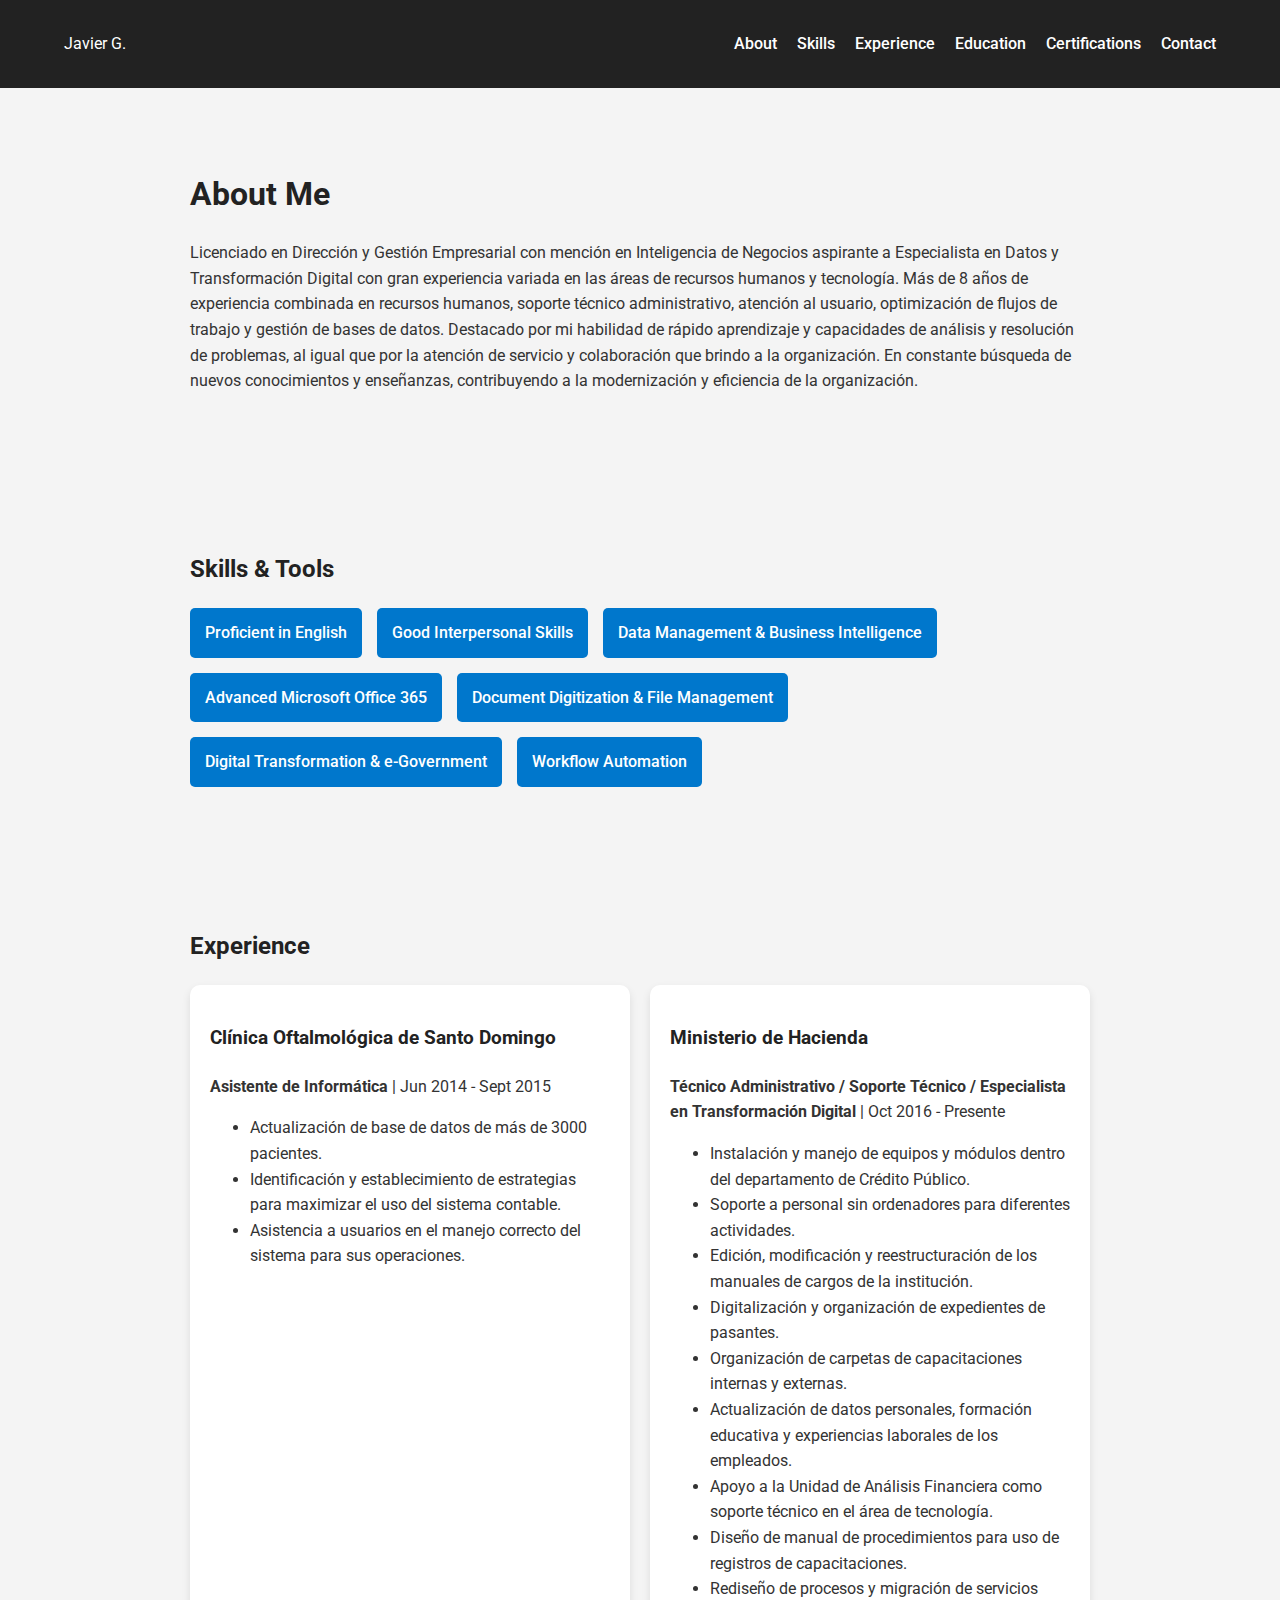
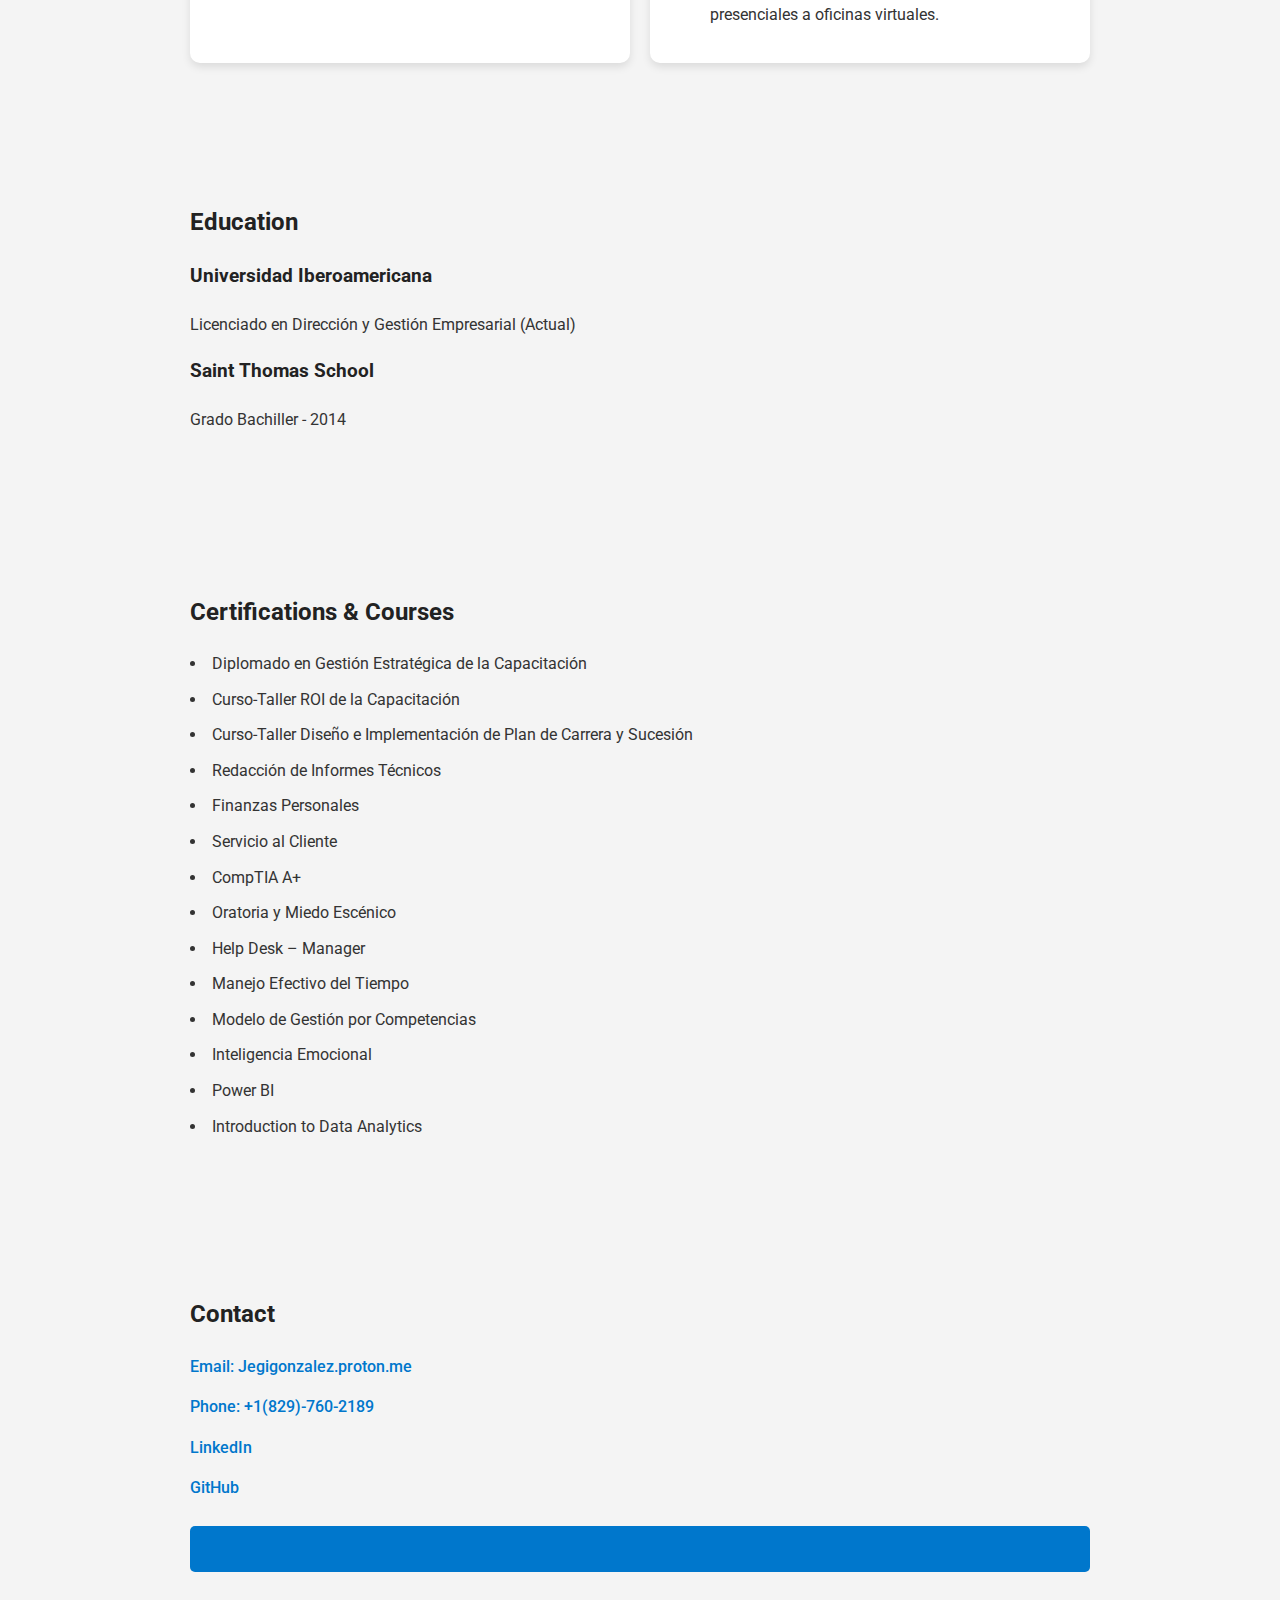
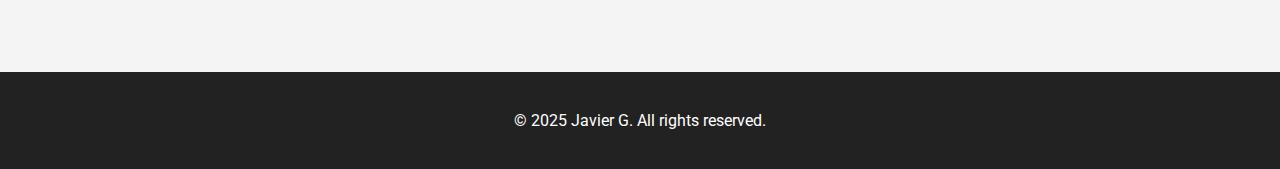
<file: index.html>
<!DOCTYPE html>
<html lang="en">
<head>
    <meta charset="UTF-8">
    <meta name="viewport" content="width=device-width, initial-scale=1.0">
    <title>Javier G. Portfolio</title>
    <link rel="stylesheet" href="style.css">
    <link href="https://fonts.googleapis.com/css2?family=Roboto:wght@400;700&display=swap" rel="stylesheet">
    <link rel="stylesheet" href="https://cdnjs.cloudflare.com/ajax/libs/font-awesome/6.5.0/css/all.min.css">
</head>
<body>
    <header>
        <nav>
            <div class="logo">Javier G.</div>
            <ul>
                <li><a href="#about">About</a></li>
                <li><a href="#skills">Skills</a></li>
                <li><a href="#projects">Experience</a></li>
                <li><a href="#education">Education</a></li>
                <li><a href="#certifications">Certifications</a></li>
                <li><a href="#contact">Contact</a></li>
            </ul>
        </nav>
    </header>

    <section id="about">
        <h1>About Me</h1>
        <p>Licenciado en Dirección y Gestión Empresarial con mención en Inteligencia de Negocios aspirante a Especialista en Datos y Transformación Digital con gran experiencia variada en las áreas de recursos humanos y tecnología. 
        Más de 8 años de experiencia combinada en recursos humanos, soporte técnico administrativo, atención al usuario, optimización de flujos de trabajo y gestión de bases de datos. 
        Destacado por mi habilidad de rápido aprendizaje y capacidades de análisis y resolución de problemas, al igual que por la atención de servicio y colaboración que brindo a la organización. 
        En constante búsqueda de nuevos conocimientos y enseñanzas, contribuyendo a la modernización y eficiencia de la organización.</p>
    </section>

    <section id="skills">
        <h2>Skills & Tools</h2>
        <div class="skills-container">
            <div class="skill">Proficient in English</div>
            <div class="skill">Good Interpersonal Skills</div>
            <div class="skill">Data Management & Business Intelligence</div>
            <div class="skill">Advanced Microsoft Office 365</div>
            <div class="skill">Document Digitization & File Management</div>
            <div class="skill">Digital Transformation & e-Government</div>
            <div class="skill">Workflow Automation</div>
        </div>
    </section>

    <section id="projects">
        <h2>Experience</h2>
        <div class="projects-container">
            <div class="project-card">
                <h3>Clínica Oftalmológica de Santo Domingo</h3>
                <p><strong>Asistente de Informática</strong> | Jun 2014 - Sept 2015</p>
                <ul>
                    <li>Actualización de base de datos de más de 3000 pacientes.</li>
                    <li>Identificación y establecimiento de estrategias para maximizar el uso del sistema contable.</li>
                    <li>Asistencia a usuarios en el manejo correcto del sistema para sus operaciones.</li>
                </ul>
            </div>
            <div class="project-card">
                <h3>Ministerio de Hacienda</h3>
                <p><strong>Técnico Administrativo / Soporte Técnico / Especialista en Transformación Digital</strong> | Oct 2016 - Presente</p>
                <ul>
                    <li>Instalación y manejo de equipos y módulos dentro del departamento de Crédito Público.</li>
                    <li>Soporte a personal sin ordenadores para diferentes actividades.</li>
                    <li>Edición, modificación y reestructuración de los manuales de cargos de la institución.</li>
                    <li>Digitalización y organización de expedientes de pasantes.</li>
                    <li>Organización de carpetas de capacitaciones internas y externas.</li>
                    <li>Actualización de datos personales, formación educativa y experiencias laborales de los empleados.</li>
                    <li>Apoyo a la Unidad de Análisis Financiera como soporte técnico en el área de tecnología.</li>
                    <li>Diseño de manual de procedimientos para uso de registros de capacitaciones.</li>
                    <li>Rediseño de procesos y migración de servicios presenciales a oficinas virtuales.</li>
                </ul>
            </div>
        </div>
    </section>

    <section id="education">
        <h2>Education</h2>
        <div class="education-item">
            <h3>Universidad Iberoamericana</h3>
            <p>Licenciado en Dirección y Gestión Empresarial (Actual)</p>
        </div>
        <div class="education-item">
            <h3>Saint Thomas School</h3>
            <p>Grado Bachiller - 2014</p>
        </div>
    </section>

    <section id="certifications">
        <h2>Certifications & Courses</h2>
        <ul class="certifications-list">
            <li>Diplomado en Gestión Estratégica de la Capacitación</li>
            <li>Curso-Taller ROI de la Capacitación</li>
            <li>Curso-Taller Diseño e Implementación de Plan de Carrera y Sucesión</li>
            <li>Redacción de Informes Técnicos</li>
            <li>Finanzas Personales</li>
            <li>Servicio al Cliente</li>
            <li>CompTIA A+</li>
            <li>Oratoria y Miedo Escénico</li>
            <li>Help Desk – Manager</li>
            <li>Manejo Efectivo del Tiempo</li>
            <li>Modelo de Gestión por Competencias</li>
            <li>Inteligencia Emocional</li>
            <li>Power BI</li>
            <li>Introduction to Data Analytics</li>
        </ul>
    </section>

    <section id="contact">
        <h2>Contact</h2>
        <div class="contact-container">
            <a href="mailto:Jegigonzalez.proton.me">Email: Jegigonzalez.proton.me</a>
            <a href="tel:+18297602189">Phone: +1(829)-760-2189</a>
            <a href="https://www.linkedin.com/in/javieregi/" target="_blank">LinkedIn</a>
            <a href="https://github.com/JavierEGI" target="_blank">GitHub</a>
            <a href="JavierG_CV.pdf" download class="download-cv">Download CV</a>
        </div>
    </section>

    <footer>
        <p>&copy; 2025 Javier G. All rights reserved.</p>
    </footer>
</body>
</html>
</file>
<file: style.css>
body {
    font-family: 'Roboto', sans-serif;
    margin: 0;
    padding: 0;
    line-height: 1.6;
    background: #f4f4f4;
    color: #333;
    scroll-behavior: smooth;
}

a { color: #0077cc; text-decoration: none; }

header { background: #222; color: #fff; padding: 15px 0; position: sticky; top: 0; z-index: 1000; }

nav { display: flex; justify-content: space-between; align-items: center; width: 90%; margin: auto; }

nav ul { list-style: none; display: flex; gap: 20px; }

nav ul li a { color: #fff; font-weight: 500; transition: color 0.3s; }

nav ul li a:hover { color: #00aaff; }

section { padding: 60px 20px; max-width: 900px; margin: auto; }

h1,h2,h3 { color: #222; margin-bottom: 20px; }

.skills-container { display: flex; flex-wrap: wrap; gap: 15px; }

.skill { background: #0077cc; color: #fff; padding: 12px 15px; border-radius: 5px; display: flex; align-items: center; gap: 8px; font-weight: 500; }

.projects-container { display: flex; flex-wrap: wrap; gap: 20px; }

.project-card { background: #fff; padding: 20px; border-radius: 10px; flex: 1 1 300px; box-shadow: 0 4px 8px rgba(0,0,0,0.1); transition: transform 0.3s, box-shadow 0.3s; }

.project-card:hover { transform: translateY(-5px); box-shadow: 0 8px 16px rgba(0,0,0,0.2); }

.project-card a { display: inline-block; margin-top: 10px; color: #0077cc; font-weight: 500; }

.education-item { margin-bottom: 20px; }

.certifications-list { list-style: disc inside; padding-left: 0; margin-top: 20px; }

.certifications-list li { margin-bottom: 10px; }

.contact-container { display: flex; flex-direction: column; gap: 15px; }

.contact-container a { display: flex; align-items: center; gap: 10px; font-weight: 500; color: #0077cc; }

.download-cv { display: inline-flex; align-items: center; gap: 8px; background: #0077cc; color: #fff; padding: 10px 15px; border-radius: 5px; text-decoration: none; font-weight: 500; margin-top: 10px; transition: background 0.3s; }

.download-cv:hover { background: #005fa3; }

footer { text-align: center; padding: 20px; background: #222; color: #fff; margin-top: 40px; }

@media (max-width: 768px) { nav ul { flex-direction: column; gap: 10px; } .skills-container, .projects-container { flex-direction: column; } }
</file>
